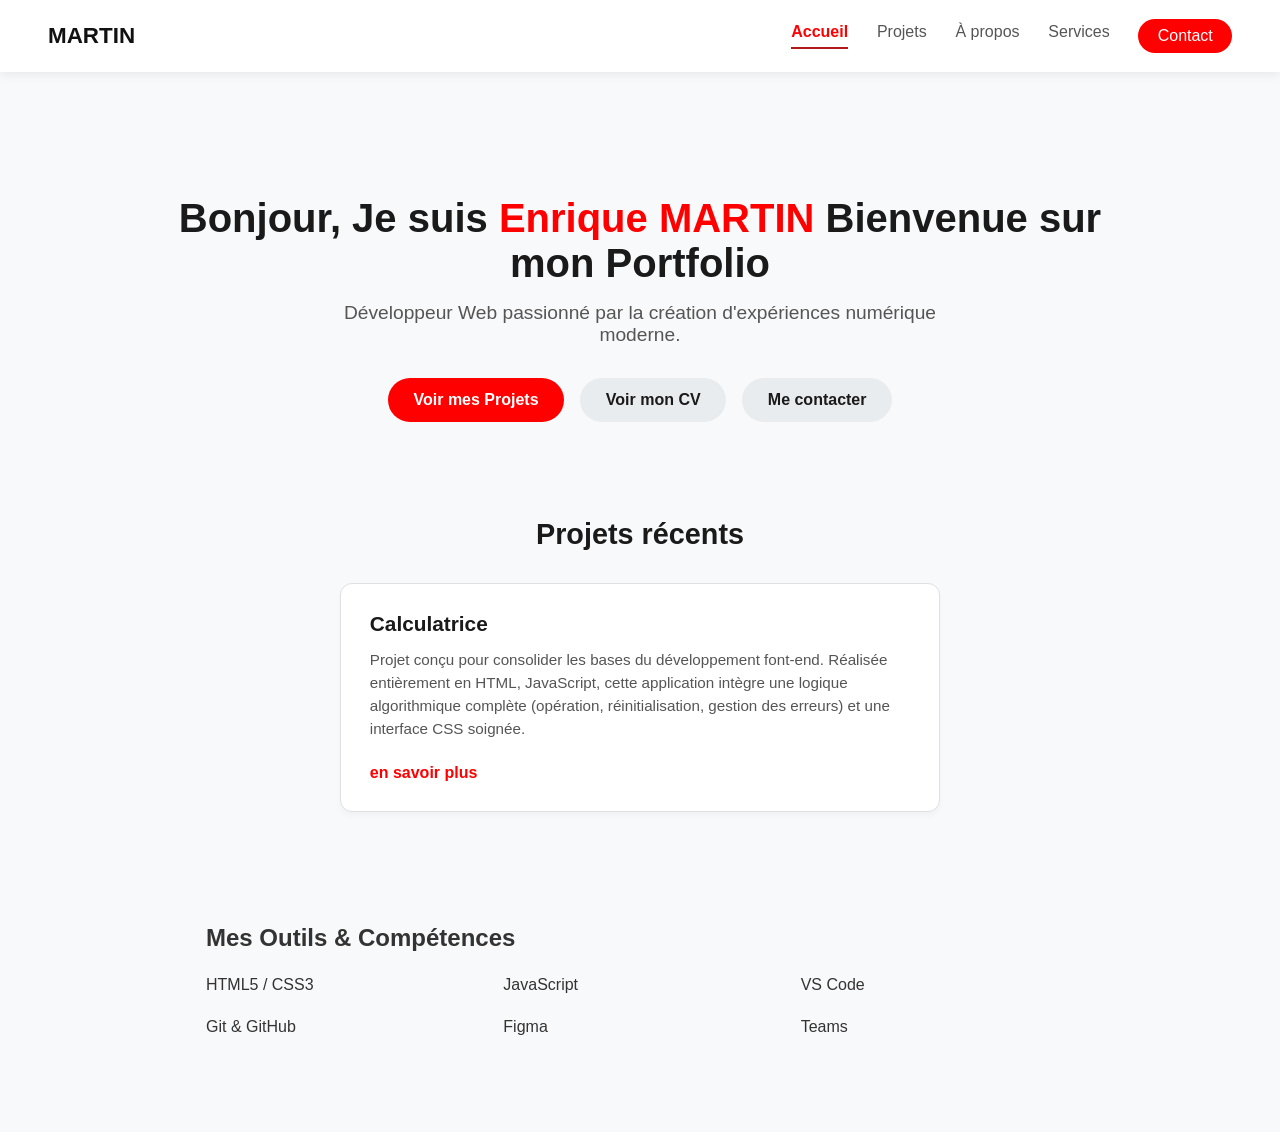
<file: index.html>
<!doctype html>
<html lang="fr">
  <head>
    <meta charset="UTF-8" />
    <meta name="viewport" content="width=device-width, initial-scale=1.0" />
    <title>Mon Portfolio</title>
    <link rel="stylesheet" href="style.css" />
  </head>
  <body>
    <header class="header">
      <a href="index.html" class="logo">MARTIN</a>
      <nav class="navbar">
        <a href="index.html" class="active">Accueil</a>
        <a href="projets.html">Projets</a>
        <a href="apropos.html">À propos</a>
        <a href="services.html">Services</a>
        <a href="contact.html" class="btn-contact">Contact</a>
      </nav>
    </header>
    <main class="content">
      <section class="hero">
        <h1>
          Bonjour, Je suis
          <span class="highlight">Enrique MARTIN</span> Bienvenue sur mon
          Portfolio
        </h1>
        <p>
          Développeur Web passionné par la création d'expériences numérique
          moderne.
        </p>
        <div class="hero-buttons">
          <a href="projets.html" class="btn btn-primary">Voir mes Projets</a>
          <a href="cv.html" target="_blank" class="btn btn-secondary"
            >Voir mon CV</a
          >
          <a href="contact.html" class="btn btn-secondary">Me contacter</a>
        </div>
      </section>

      <section class="featured-projects">
        <h2>Projets récents</h2>
        <div class="projects-grid">
          <article class="projects-card">
            <h3>Calculatrice</h3>
            <p>
              Projet conçu pour consolider les bases du développement font-end.
              Réalisée entièrement en HTML, JavaScript, cette application
              intègre une logique algorithmique complète (opération,
              réinitialisation, gestion des erreurs) et une interface CSS
              soignée.
            </p>
            <a href="projets.html">en savoir plus </a>
          </article>
        </div>
      </section>

      <section class="container">
        <h2>Mes Outils & Compétences</h2>
        <div class="skills-grid">
          <div class="skill-card">HTML5 / CSS3</div>
          <div class="skill-card">JavaScript</div>
          <div class="skill-card">VS Code</div>
          <div class="skill-card">Git & GitHub</div>
          <div class="skill-card">Figma</div>
          <div class="skill-card">Teams</div>
        </div>
      </section>
    </main>
  </body>
</html>
</file>
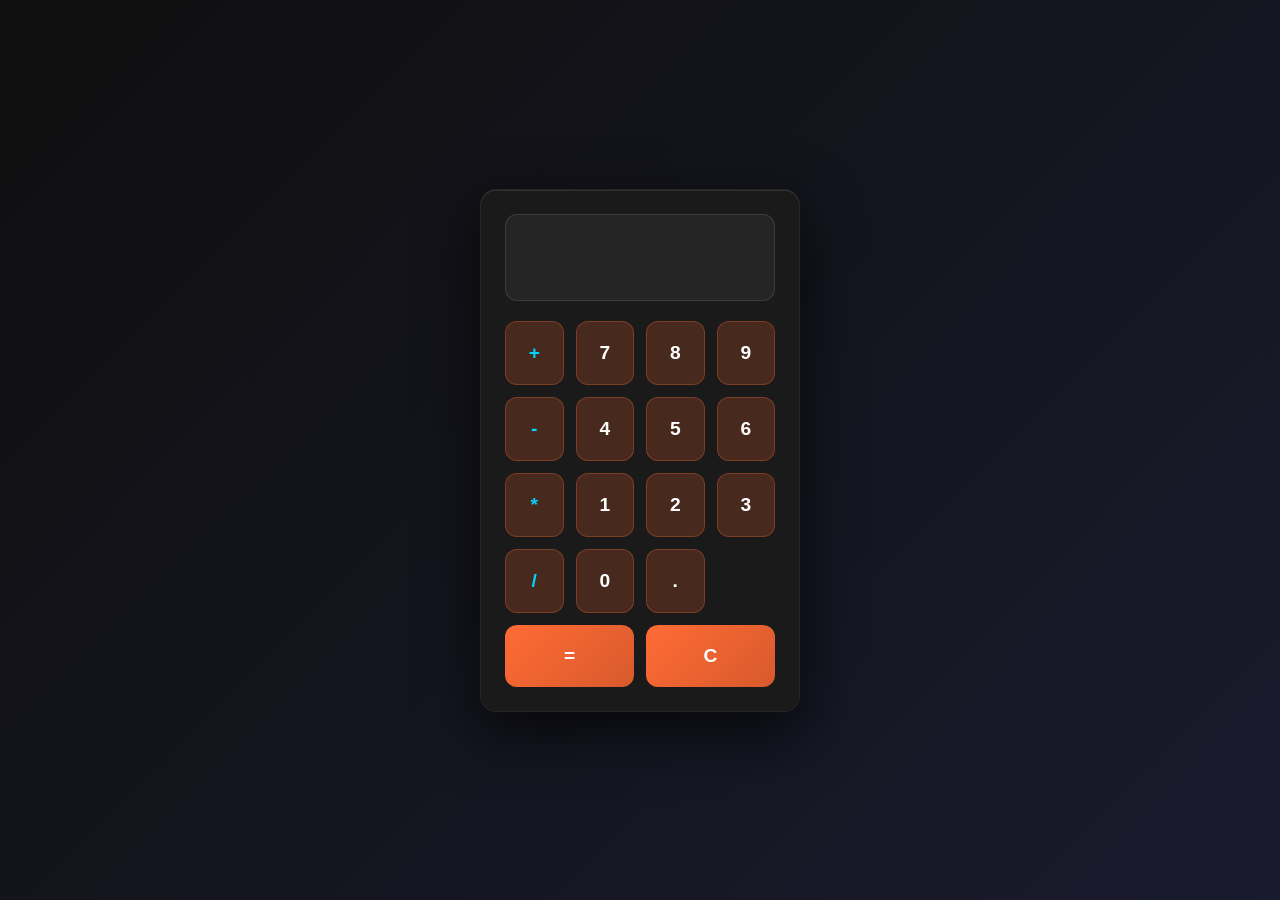
<file: calculatrice/index.html>
<!doctype html>
<html lang="fr">
  <head>
    <meta charset="UTF-8" />
    <meta name="viewport" content="width=device-width, initial-scale=1.0" />
    <title>calculatrice</title>
    <link rel="stylesheet" href="style.css" />
  </head>
  <body>
    <div id="container">
      <input id="display" />
      <div id="key">
        <button onclick="appendDisplay('+')">+</button>
        <button onclick="appendDisplay('7')">7</button>
        <button onclick="appendDisplay('8')">8</button>
        <button onclick="appendDisplay('9')">9</button>
        <button onclick="appendDisplay('-')">-</button>
        <button onclick="appendDisplay('4')">4</button>
        <button onclick="appendDisplay('5')">5</button>
        <button onclick="appendDisplay('6')">6</button>
        <button onclick="appendDisplay('*')">*</button>
        <button onclick="appendDisplay('1')">1</button>
        <button onclick="appendDisplay('2')">2</button>
        <button onclick="appendDisplay('3')">3</button>
        <button onclick="appendDisplay('/')">/</button>
        <button onclick="appendDisplay('0')">0</button>
        <button onclick="appendDisplay('.')">.</button>
        <button onclick="calcu()">=</button>
        <button onclick="detall()">C</button>
      </div>
    </div>
    <script src="script.js"></script>
  </body>
</html>
</file>
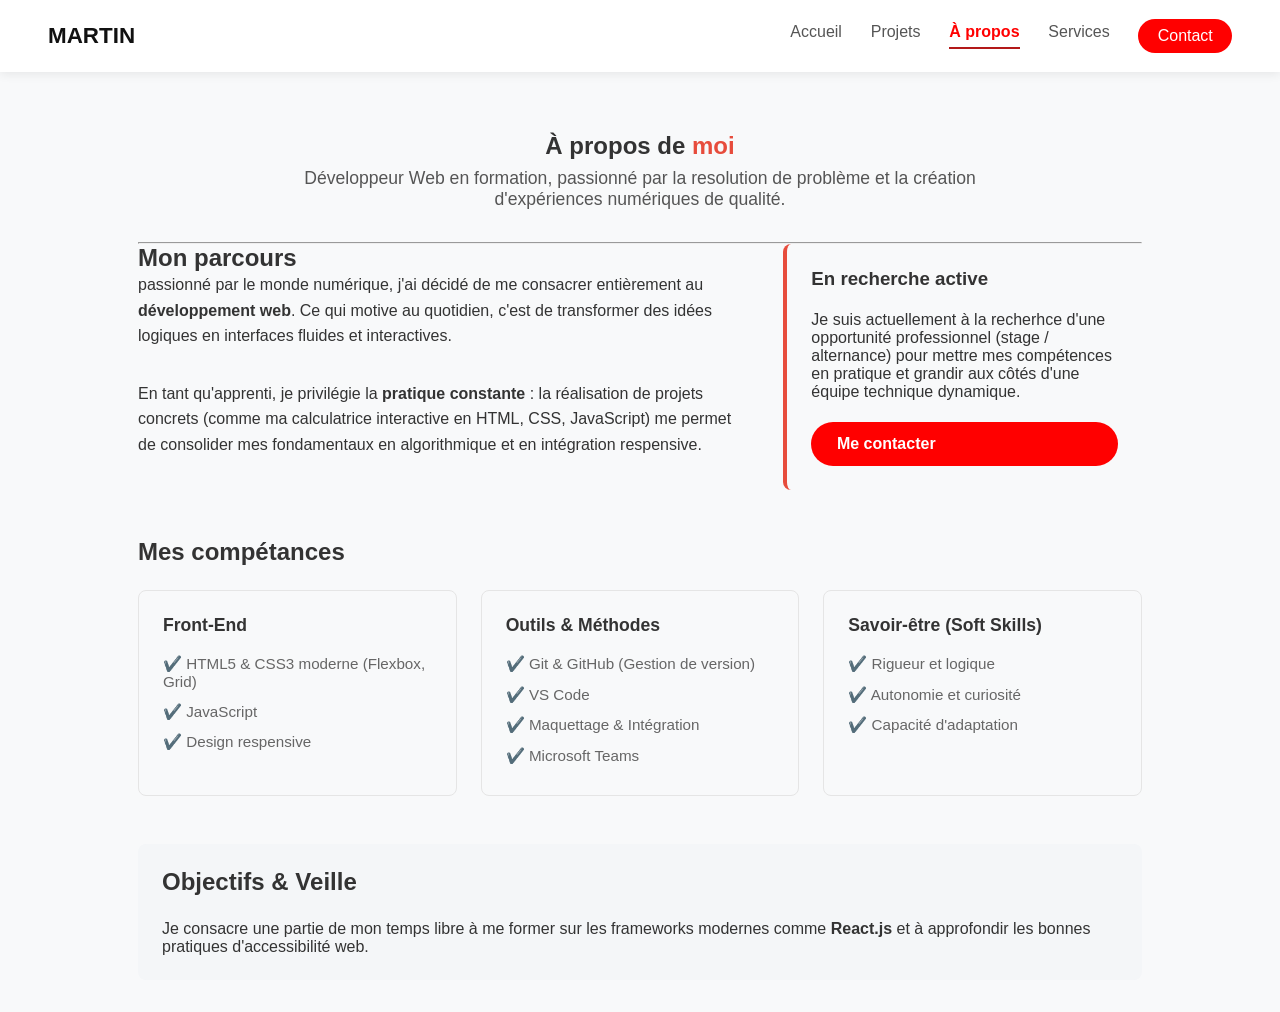
<file: apropos.html>
<!doctype html>
<html lang="fr">
  <head>
    <meta charset="UTF-8" />
    <meta name="viewport" content="width=device-width, initial-scale=1.0" />
    <title>Mon Portfolio</title>
    <link rel="stylesheet" href="style.css" />
  </head>
  <body>
    <header class="header">
      <a href="index.html" class="logo">MARTIN </a>
      <nav class="navbar">
        <a href="index.html">Accueil</a>
        <a href="projets.html">Projets</a>
        <a href="apropos.html" class="active">À propos</a>
        <a href="services.html">Services</a>
        <a href="contact.html" class="btn-contact">Contact</a>
      </nav>
    </header>

    <main class="content">
      <section class="about-hero">
        <h1>À propos de <span class="highlight">moi</span></h1>
        <p class="subtitle">
          Développeur Web en formation, passionné par la resolution de problème
          et la création d'expériences numériques de qualité.
        </p>
      </section>

      <hr class="reparator" />

      <section class="about-grid">
        <div class="about-text">
          <h2>Mon parcours</h2>
          <p>
            passionné par le monde numérique, j'ai décidé de me consacrer
            entièrement au <strong>développement web</strong>. Ce qui motive au
            quotidien, c'est de transformer des idées logiques en interfaces
            fluides et interactives.
          </p>
          <p>
            En tant qu'apprenti, je privilégie la
            <strong>pratique constante</strong> : la réalisation de projets
            concrets (comme ma calculatrice interactive en HTML, CSS,
            JavaScript) me permet de consolider mes fondamentaux en
            algorithmique et en intégration respensive.
          </p>
        </div>

        <div class="about-card">
          <h3>En recherche active</h3>
          <p>
            Je suis actuellement à la recherhce d'une opportunité professionnel
            (stage / alternance) pour mettre mes compétences en pratique et
            grandir aux côtés d'une équipe technique dynamique.
          </p>
          <a href="contact.html" class="btn btn-primary">Me contacter</a>
        </div>
      </section>

      <section class="skills-section">
        <h2>Mes compétances</h2>

        <div class="skills-grid">
          <div class="skill-box">
            <strong class="skill-title">Front-End</strong>
            <ul>
              <li>HTML5 & CSS3 moderne (Flexbox, Grid)</li>
              <li>JavaScript</li>
              <li>Design respensive</li>
            </ul>
          </div>

          <div class="skill-box">
            <strong class="skill-title">Outils & Méthodes</strong>
            <ul>
              <li>Git & GitHub (Gestion de version)</li>
              <li>VS Code</li>
              <li>Maquettage & Intégration</li>
              <li>Microsoft Teams</li>
            </ul>
          </div>

          <div class="skill-box">
            <strong class="skill-title">Savoir-être (Soft Skills)</strong>
            <ul>
              <li>Rigueur et logique</li>
              <li>Autonomie et curiosité</li>
              <li>Capacité d'adaptation</li>
            </ul>
          </div>
        </div>
      </section>

      <section class="goals-section">
        <h2>Objectifs & Veille</h2>
        <p>
          Je consacre une partie de mon temps libre à me former sur les
          frameworks modernes comme <strong>React.js</strong> et à approfondir
          les bonnes pratiques d'accessibilité web.
        </p>
      </section>
    </main>
  </body>
</html>
</file>
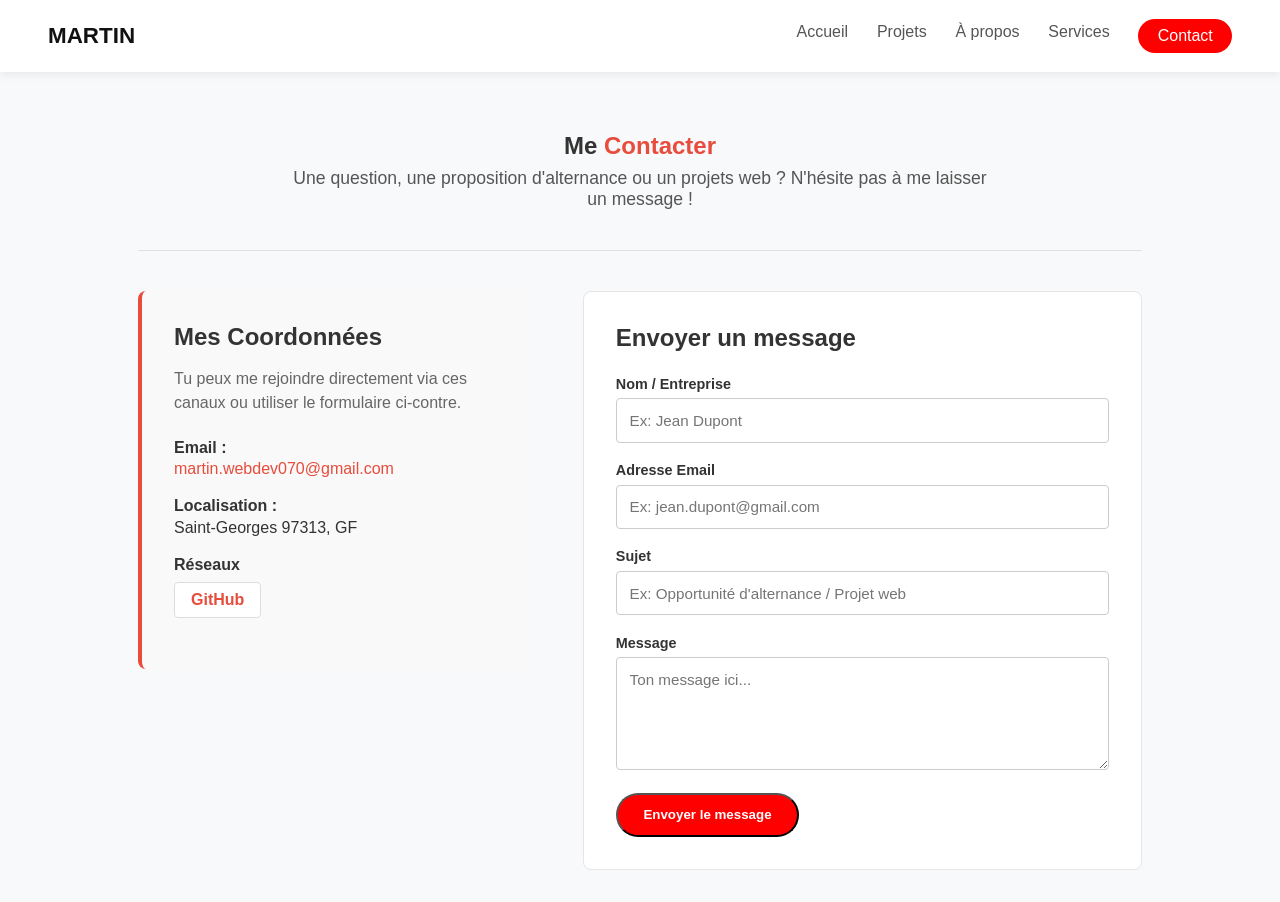
<file: contact.html>
<!doctype html>
<html lang="fr">
  <head>
    <meta charset="UTF-8" />
    <meta name="viewport" content="width=device-width, initial-scale=1.0" />
    <title>Mon Portfolio</title>
    <link rel="stylesheet" href="style.css" />
  </head>
  <body>
    <header class="header">
      <a href="index.html" class="logo">MARTIN </a>
      <nav class="navbar">
        <a href="index.html">Accueil</a>
        <a href="projets.html">Projets</a>
        <a href="apropos.html">À propos</a>
        <a href="services.html">Services</a>
        <a href="contact.html" class="btn-contact">Contact</a>
      </nav>
    </header>
    <main class="content">
      <section class="contact-hero">
        <h1>Me <span class="highlight">Contacter</span></h1>
        <p class="subtitle">
          Une question, une proposition d'alternance ou un projets web ?
          N'hésite pas à me laisser un message !
        </p>
      </section>

      <hr class="separator" />

      <div class="contact-container">
        <div class="contact-info">
          <h2>Mes Coordonnées</h2>
          <p>
            Tu peux me rejoindre directement via ces canaux ou utiliser le
            formulaire ci-contre.
          </p>

          <div class="info-item">
            <strong>Email :</strong>
            <a href="mailto:martin.webdev070@gmail.com"
              >martin.webdev070@gmail.com</a
            >
          </div>

          <div class="info-item">
            <strong>Localisation :</strong>
            <span>Saint-Georges 97313, GF</span>
          </div>

          <div class="info-item">
            <strong>Réseaux</strong>
            <div class="social-links">
              <a href="https://github.com/Enrique-Martin07" target="_blank"
                >GitHub</a
              >
            </div>
          </div>
        </div>

        <form
          class="contact-form"
          action="https://formspree.io/f/xkjwddor"
          method="POST"
        >
          <h2>Envoyer un message</h2>

          <div class="form-group">
            <label for="name">Nom / Entreprise</label>
            <input
              type="text"
              id="name"
              name="name"
              required
              placeholder="Ex: Jean Dupont"
            />
          </div>

          <div class="form-group">
            <label for="email">Adresse Email</label>
            <input
              type="email"
              id="email"
              name="email"
              required
              placeholder="Ex: jean.dupont@gmail.com"
            />
          </div>

          <div class="form-group">
            <label for="subject">Sujet</label>
            <input
              type="text"
              id="subject"
              name="subject"
              required
              placeholder="Ex: Opportunité d'alternance / Projet web"
            />
          </div>

          <div class="form-group">
            <label for="message">Message</label>
            <textarea
              id="message"
              name="message"
              rows="5"
              required
              placeholder="Ton message ici..."
            ></textarea>
          </div>

          <button type="submit" class="btn btn-primary">
            Envoyer le message
          </button>
        </form>
      </div>
    </main>
  </body>
</html>
</file>
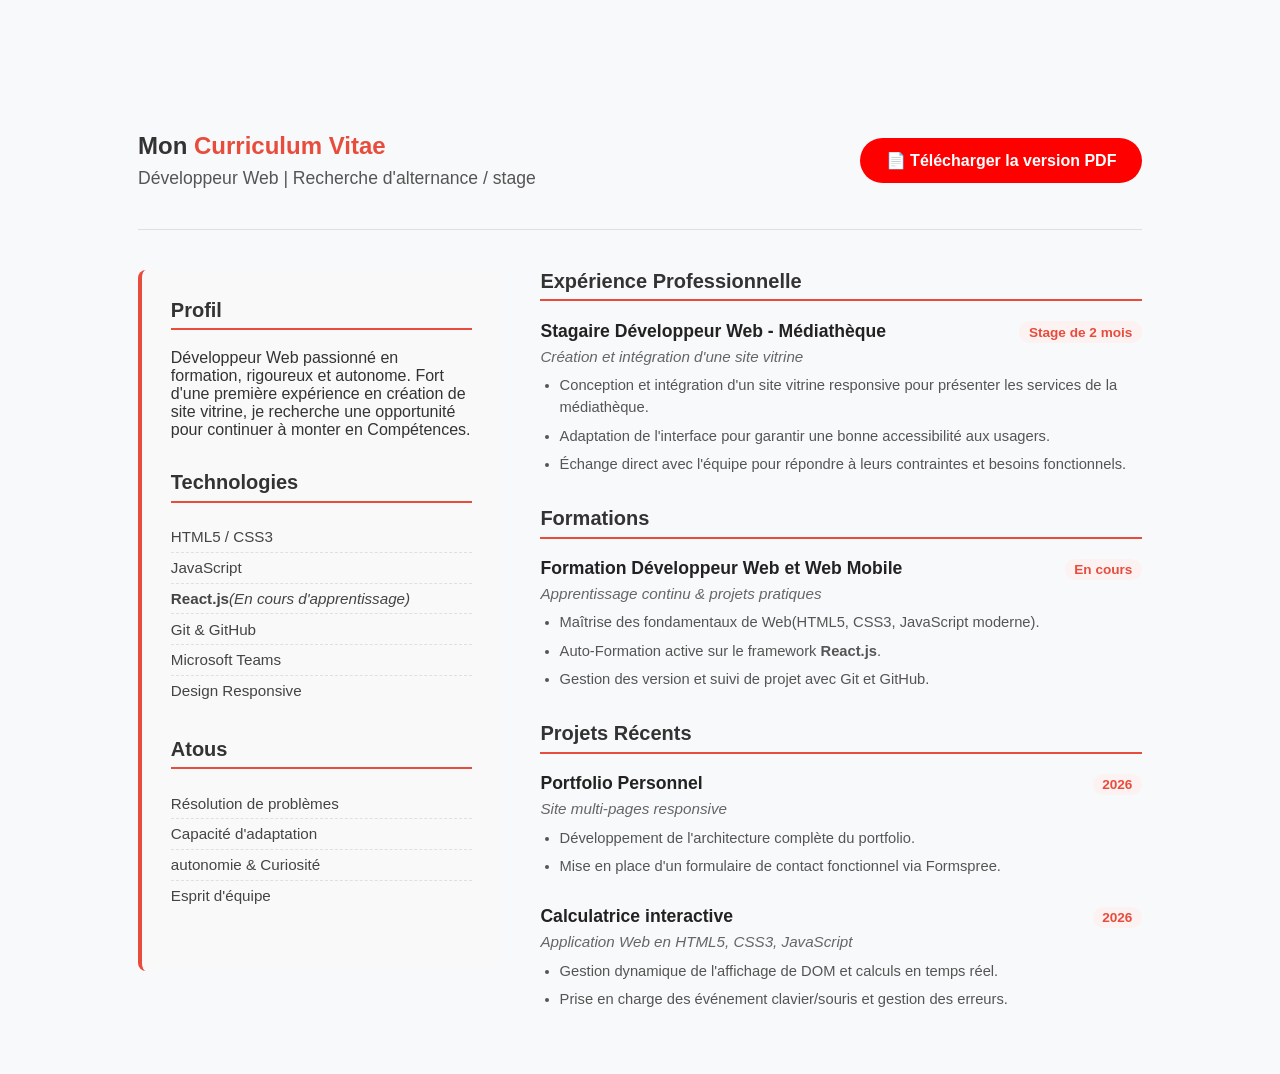
<file: cv.html>
<!doctype html>
<html lang="en">
  <head>
    <meta charset="UTF-8" />
    <meta name="viewport" content="width=device-width, initial-scale=1.0" />
    <title>CV - Enrique martin</title>
    <link rel="stylesheet" href="style.css" />
  </head>
  <body>
    <main class="content">
      <section class="cv-header">
        <div>
          <h1>Mon <span class="highlight">Curriculum Vitae</span></h1>
          <p class="subtitle">
            Développeur Web | Recherche d'alternance / stage
          </p>
        </div>

        <a
          href="image-cv/cv enrique martin dev web web mobile.pdf"
          download="CV-Enrique-MARTIN.pdf"
          class="btn btn-primary"
          >📄 Télécharger la version PDF</a
        >
      </section>

      <hr class="separator" />

      <div class="cv-layout">
        <aside class="cv-sidebar">
          <div class="cv-block">
            <h2>Profil</h2>
            <p>
              Développeur Web passionné en formation, rigoureux et autonome.
              Fort d'une première expérience en création de site vitrine, je
              recherche une opportunité pour continuer à monter en Compétences.
            </p>
          </div>

          <div class="cv-block">
            <h2>Technologies</h2>
            <ul class="cv-list">
              <li>HTML5 / CSS3</li>
              <li>JavaScript</li>
              <li>
                <strong>React.js</strong><em>(En cours d'apprentissage)</em>
              </li>
              <li>Git & GitHub</li>
              <li>Microsoft Teams</li>
              <li>Design Responsive</li>
            </ul>
          </div>

          <div class="cv-block">
            <h2>Atous</h2>
            <ul class="cv-list">
              <li>Résolution de problèmes</li>
              <li>Capacité d'adaptation</li>
              <li>autonomie & Curiosité</li>
              <li>Esprit d'équipe</li>
            </ul>
          </div>
        </aside>

        <section class="cv-main">
          <div class="cv-block">
            <h2>Expérience Professionnelle</h2>

            <div class="cv-item">
              <div class="cv-item-header">
                <h3>Stagaire Développeur Web - Médiathèque</h3>
                <span class="cv-date">Stage de 2 mois</span>
              </div>
              <p class="cv-subtitle">
                Création et intégration d'une site vitrine
              </p>
              <ul class="cv-item-list">
                <li>
                  Conception et intégration d'un site vitrine responsive pour
                  présenter les services de la médiathèque.
                </li>
                <li>
                  Adaptation de l'interface pour garantir une bonne
                  accessibilité aux usagers.
                </li>
                <li>
                  Échange direct avec l'équipe pour répondre à leurs contraintes
                  et besoins fonctionnels.
                </li>
              </ul>
            </div>
          </div>

          <div class="cv-block">
            <h2>Formations</h2>

            <div class="cv-item">
              <div class="cv-item-header">
                <h3>Formation Développeur Web et Web Mobile</h3>
                <span class="cv-date">En cours</span>
              </div>
              <p class="cv-subtitle">
                Apprentissage continu & projets pratiques
              </p>
              <ul class="cv-item-list">
                <li>
                  Maîtrise des fondamentaux de Web(HTML5, CSS3, JavaScript
                  moderne).
                </li>
                <li>
                  Auto-Formation active sur le framework
                  <strong>React.js</strong>.
                </li>
                <li>
                  Gestion des version et suivi de projet avec Git et GitHub.
                </li>
              </ul>
            </div>
          </div>

          <div class="cv-block">
            <h2>Projets Récents</h2>

            <div class="cv-item">
              <div class="cv-item-header">
                <h3>Portfolio Personnel</h3>
                <span class="cv-date">2026</span>
              </div>
              <p class="cv-subtitle">Site multi-pages responsive</p>
              <ul class="cv-item-list">
                <li>Développement de l'architecture complète du portfolio.</li>
                <li>
                  Mise en place d'un formulaire de contact fonctionnel via
                  Formspree.
                </li>
              </ul>
            </div>

            <div class="cv-item">
              <div class="cv-item-header">
                <h3>Calculatrice interactive</h3>
                <span class="cv-date">2026</span>
              </div>
              <p class="cv-subtitle">
                Application Web en HTML5, CSS3, JavaScript
              </p>
              <ul class="cv-item-list">
                <li>
                  Gestion dynamique de l'affichage de DOM et calculs en temps
                  réel.
                </li>
                <li>
                  Prise en charge des événement clavier/souris et gestion des
                  erreurs.
                </li>
              </ul>
            </div>
          </div>
        </section>
      </div>
    </main>
  </body>
</html>
</file>
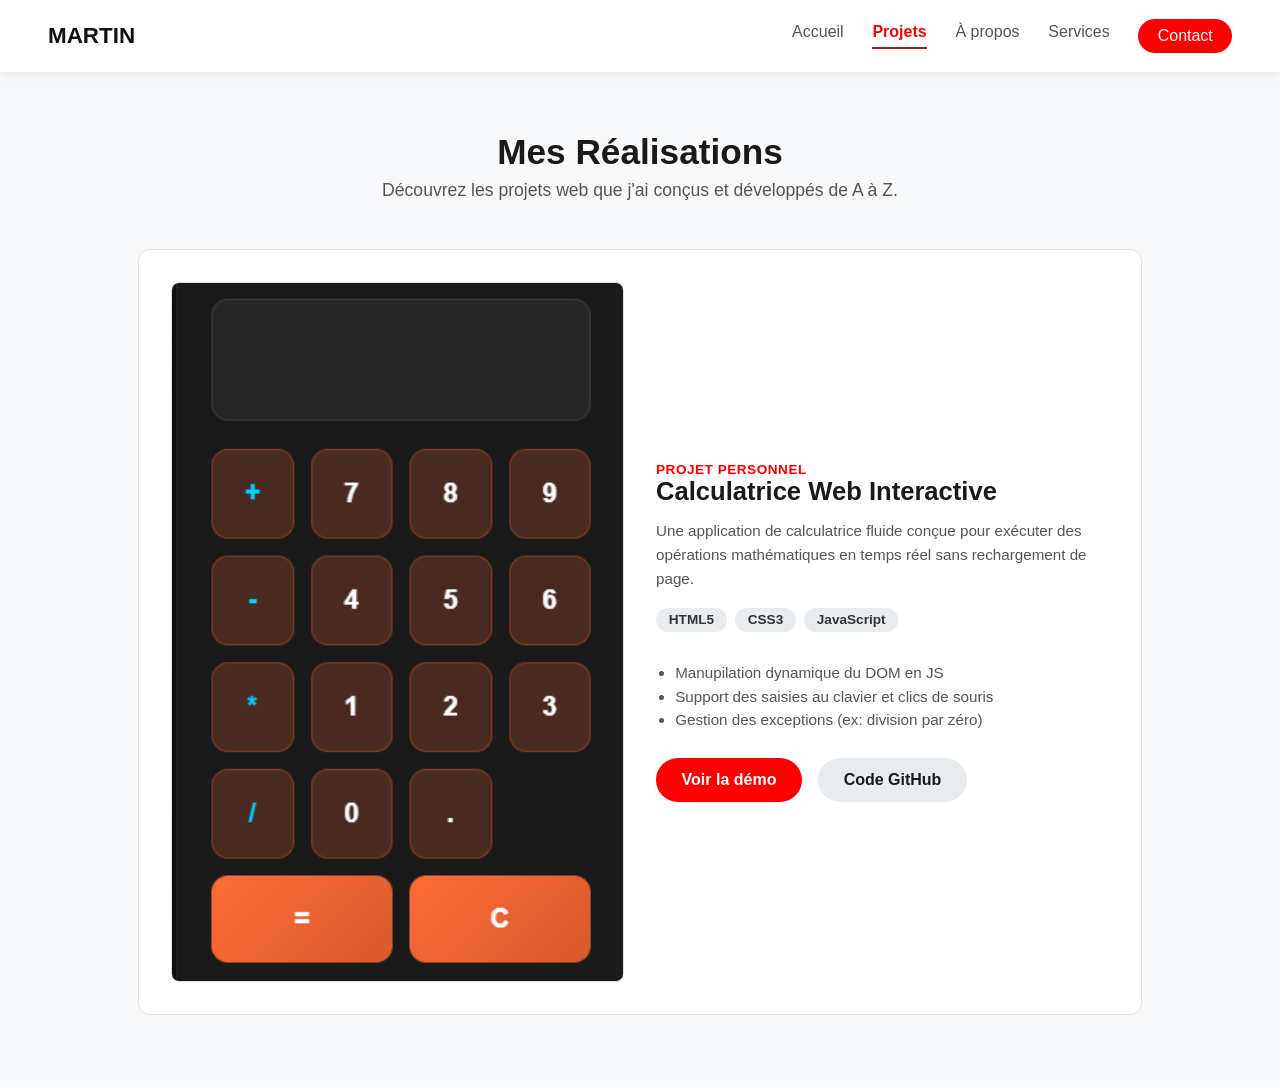
<file: projets.html>
<!doctype html>
<html lang="fr">
  <head>
    <meta charset="UTF-8" />
    <meta name="viewport" content="width=device-width, initial-scale=1.0" />
    <title>Mon Portfolio</title>
    <link rel="stylesheet" href="style.css" />
  </head>
  <body>
    <header class="header">
      <a href="index.html" class="logo">MARTIN </a>
      <nav class="navbar">
        <a href="index.html">Accueil</a>
        <a href="projets.html" class="active">Projets</a>
        <a href="apropos.html">À propos</a>
        <a href="services.html">Services</a>
        <a href="contact.html" class="btn-contact">Contact</a>
      </nav>
    </header>
    <main class="content">
      <section class="page-header">
        <h1>Mes Réalisations</h1>
        <p>Découvrez les projets web que j'ai conçus et développés de A à Z.</p>
      </section>

      <section class="projects-list">
        <article class="projects-detail">
          <div class="projects-image">
            <img
              src="image/calculatrice.png"
              alt="image de la calculatrice"
              class="projects-img"
            />
          </div>

          <div class="projects-info">
            <span class="projects-category">Projet Personnel</span>
            <h2>Calculatrice Web Interactive</h2>

            <p>
              Une application de calculatrice fluide conçue pour exécuter des
              opérations mathématiques en temps réel sans rechargement de page.
            </p>

            <div class="projects-tags">
              <span class="tag">HTML5</span>
              <span class="tag">CSS3</span>
              <span class="tag">JavaScript</span>
            </div>

            <ul class="projects-features">
              <li>Manupilation dynamique du DOM en JS</li>
              <li>Support des saisies au clavier et clics de souris</li>
              <li>Gestion des exceptions (ex: division par zéro)</li>
            </ul>

            <div class="projects-links">
              <a
                href="calculatrice/index.html"
                class="btn btn-primary"
                target="_blank"
                >Voir la démo</a
              >
              <a
                href="https://github.com/Enrique-Martin07/calculatrice.js"
                class="btn btn-secondary"
                target="_blank"
                >Code GitHub</a
              >
            </div>
          </div>
        </article>
      </section>
    </main>
  </body>
</html>
</file>
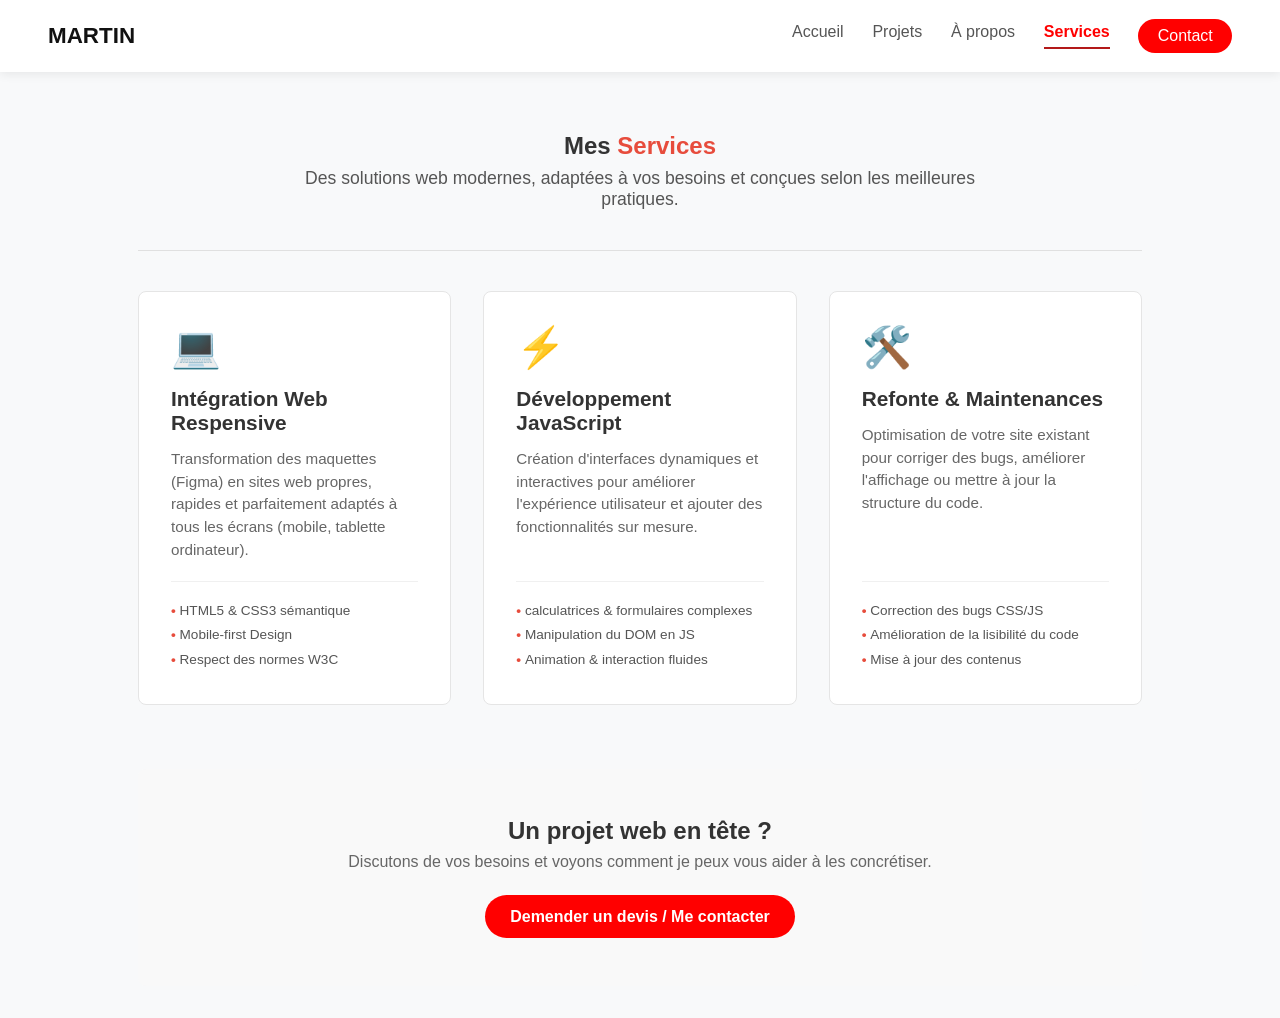
<file: services.html>
<!doctype html>
<html lang="fr">
  <head>
    <meta charset="UTF-8" />
    <meta name="viewport" content="width=device-width, initial-scale=1.0" />
    <title>Mon Portfolio</title>
    <link rel="stylesheet" href="style.css" />
  </head>
  <body>
    <header class="header">
      <a href="index.html" class="logo">MARTIN </a>
      <nav class="navbar">
        <a href="index.html">Accueil</a>
        <a href="projets.html">Projets</a>
        <a href="apropos.html">À propos</a>
        <a href="services.html" class="active">Services</a>
        <a href="contact.html" class="btn-contact">Contact</a>
      </nav>
    </header>
    <main class="content">
      <section class="services-hero">
        <h1>Mes <span class="highlight">Services</span></h1>
        <p class="subtitle">
          Des solutions web modernes, adaptées à vos besoins et conçues selon
          les meilleures pratiques.
        </p>
      </section>

      <hr class="separator" />

      <section class="services-grid">
        <div class="service-card">
          <div class="service-icon">💻</div>
          <h2>Intégration Web Respensive</h2>
          <p>
            Transformation des maquettes (Figma) en sites web propres, rapides
            et parfaitement adaptés à tous les écrans (mobile, tablette
            ordinateur).
          </p>
          <ul>
            <li>HTML5 & CSS3 sémantique</li>
            <li>Mobile-first Design</li>
            <li>Respect des normes W3C</li>
          </ul>
        </div>

        <div class="service-card">
          <div class="service-icon">⚡</div>
          <h2>Développement JavaScript</h2>
          <p>
            Création d'interfaces dynamiques et interactives pour améliorer
            l'expérience utilisateur et ajouter des fonctionnalités sur mesure.
          </p>
          <ul>
            <li>calculatrices & formulaires complexes</li>
            <li>Manipulation du DOM en JS</li>
            <li>Animation & interaction fluides</li>
          </ul>
        </div>

        <div class="service-card">
          <div class="service-icon">🛠️</div>
          <h2>Refonte & Maintenances</h2>
          <p>
            Optimisation de votre site existant pour corriger des bugs,
            améliorer l'affichage ou mettre à jour la structure du code.
          </p>
          <ul>
            <li>Correction des bugs CSS/JS</li>
            <li>Amélioration de la lisibilité du code</li>
            <li>Mise à jour des contenus</li>
          </ul>
        </div>
      </section>

      <section class="services-cta">
        <h2>Un projet web en tête ?</h2>
        <p>
          Discutons de vos besoins et voyons comment je peux vous aider à les
          concrétiser.
        </p>
        <a href="contact.html" class="btn btn-primary"
          >Demender un devis / Me contacter</a
        >
      </section>
    </main>
  </body>
</html>
</file>
<file: style.css>
* {
  margin: 0;
  padding: 0;
  box-sizing: border-box;
  font-family: "Segoe UI", Tahoma, Geneva, Verdana, sans-serif;
}

body {
  background-color: #f8f9fa;
  color: #333;
}

.header {
  position: fixed;
  top: 0;
  left: 0;
  width: 100%;
  padding: 1.2rem 3rem;
  display: flex;
  justify-content: space-between;
  align-items: center;
  background-color: #ffffff;
  box-shadow: 0 2px 10px rgba(0, 0, 0, 0.08);
  z-index: 1000;
}

.logo {
  font-size: 1.4rem;
  font-weight: 700;
  color: #111;
  text-decoration: none;
}

.navbar {
  display: flex;
  align-items: center;
  gap: 1.8rem;
}

.navbar a {
  text-decoration: none;
  color: #555;
  font-weight: 500;
  font-size: 1rem;
  padding-bottom: 6px;
  border-bottom: 2px solid transparent;
  transition: all 0.2s ease-in-out;
}

.navbar a:hover {
  color: red;
  border-bottom-color: red;
}

.navbar a.active {
  color: red;
  font-weight: 600;
  border-bottom-color: rgb(179, 25, 25);
}

.navbar .btn-contact {
  background-color: red;
  color: #ffffff;
  padding: 0.5rem 1.2rem;
  border-radius: 20px;
  border-bottom: none;
}

.navbar .btn-contact:hover {
  background-color: white;
}

.content {
  max-width: 1100px;
  margin: 100px auto 0 auto;
  padding: 2rem 3rem;
}

.container {
  max-width: 900px;
  margin: 4rem auto;
  padding: 0 1rem;
}

.skills-grid {
  display: grid;
  grid-template-columns: repeat(auto-fit, minmax(120px, 1fr));
  gap: 1rem;
  margin-top: 1.5rem;
}

.skills-card {
  background: #f4f4f5;
  padding: 1rem;
  text-align: center;
  font-weight: 600;
}

.hero {
  text-align: center;
  padding: 4rem 1rem 3rem 1rem;
}

.hero h1 {
  font-size: 2.5rem;
  color: #1a1a1a;
  margin-bottom: 1rem;
}

.hero .highlight {
  color: red;
}

.hero p {
  font-size: 1.2rem;
  color: #555555;
  max-width: 600px;
  margin: 0 auto 2rem auto;
}

.hero-buttons {
  display: flex;
  justify-content: center;
  gap: 1rem;
  flex-wrap: wrap;
}

.btn {
  display: inline-block;
  padding: 0.8rem 1.6rem;
  border-radius: 30px;
  text-decoration: none;
  font-weight: 600;
  transition: all 0.2s ease-in-out;
}

.btn-primary {
  background-color: red;
  color: white;
}

.btn-primary:hover {
  background-color: rgb(179, 25, 25);
  transform: translateY(-2px);
}

.btn-secondary {
  background-color: #e9ecef;
  color: #1a1a1a;
}

.btn-secondary:hover {
  background-color: #dee2e6;
  transform: translateY(-2px);
}

.featured-projects {
  padding: 3rem 0;
}

.featured-projects h2 {
  font-size: 1.8rem;
  color: #1a1a1a;
  margin-bottom: 2rem;
  text-align: center;
}

.projects-grid {
  display: flex;
  justify-content: center;
  gap: 1.5rem;
}

.projects-card {
  max-width: 600px;
  width: 100%;
  margin: 0 auto;
  text-align: left;
  background-color: #ffffff;
  border: 1px solid #e0e0e0;
  border-radius: 12px;
  padding: 1.8rem;
  display: flex;
  flex-direction: column;
  justify-content: space-between;
  box-shadow: 0 4px 6px rgba(0, 0, 0, 0.03);
  transition:
    transform 0.2s ease,
    box-shadow 0.2s ease;
}

.projects-card:hover {
  transform: translateY(-5px);
  box-shadow: 0 8px 15px rgba(0, 0, 0, 0.1);
}

.projects-card h3 {
  font-size: 1.3rem;
  color: #1a1a1a;
  margin-bottom: 0.8rem;
}

.projects-card p {
  color: #555555;
  font-size: 0.95rem;
  line-height: 1.5;
  margin-bottom: 1.5rem;
}

.projects-card a {
  color: red;
  text-decoration: none;
  font-weight: 600;
  transition: color 0.2s ease;
}

.projects-card a:hover {
  color: rgb(179, 25, 25);
  text-decoration: underline;
}

@media (max-width: 600px) {
  .hero h1 {
    font-size: 2rem;
  }
  .hero-buttons {
    flex-direction: column;
  }
  .btn {
    width: 100%;
    text-align: center;
  }
}

.page-header {
  text-align: center;
  margin-bottom: 3rem;
}

.page-header h1 {
  font-size: 2.2rem;
  color: #1a1a1a;
  margin-bottom: 0.5rem;
}

.page-header p {
  font-size: 1.1rem;
  color: #555555;
}

.projects-list {
  display: flex;
  flex-direction: column;
  gap: 2.5rem;
}

.projects-detail {
  display: grid;
  grid-template-columns: 1fr 1fr;
  gap: 2rem;
  background-color: white;
  padding: 2rem;
  border-radius: 12px;
  border: 1px solid #e0e0e0;
  margin-bottom: 2.5rem;
}

.projects-image {
  width: 100%;
  display: flex;
  align-items: center;
  justify-content: center;
}

.projects-img {
  width: 100%;
  height: 100%;
  max-height: 700px;
  object-fit: cover;
  border-radius: 8px;
  border: 1px solid #e0e0e0;
}

.projects-info {
  display: flex;
  flex-direction: column;
  justify-content: center;
}

.projects-info h2 {
  font-size: 1.6rem;
  color: #1a1a1a;
  margin-bottom: 0.8rem;
}

.projects-info p {
  color: #555555;
  line-height: 1.6;
  font-size: 0.95rem;
}

.projects-category {
  font-size: 0.85rem;
  text-transform: uppercase;
  color: red;
  font-weight: 700;
  letter-spacing: 0.5px;
}

.projects-tags {
  display: flex;
  gap: 0.5rem;
  margin: 1rem 0;
  flex-wrap: wrap;
}

.tag {
  background-color: #e9ecef;
  padding: 0.3rem 0.8rem;
  border-radius: 15px;
  font-size: 0.85rem;
  font-weight: 600;
}

.projects-features {
  margin: 1rem 0 1.5rem 1.2rem;
  color: #555;
  font-size: 0.95rem;
}

.projects-features li {
  margin-bottom: 0.4rem;
}

.projects-links {
  display: flex;
  gap: 1rem;
  flex-wrap: wrap;
}

@media (max-width: 768px) {
  .projects-detail {
    grid-template-columns: 1fr;
  }
  .projects-links .btn {
    width: 100%;
    text-align: center;
  }
}

.about-hero {
  text-align: center;
  margin-bottom: 2rem;
}

.subtitle {
  font-size: 1.1rem;
  color: #555;
  max-width: 700px;
  margin: 0.5rem auto 0 auto;
}

.separator {
  border: 0;
  height: 1px;
  background: #e0e0e0;
  margin: 2.5rem 0;
}

.about-grid {
  display: flex;
  gap: 2rem;
  align-items: stretch;
  flex-wrap: wrap;
}

.about-text {
  flex: 2;
  min-width: 300px;
}

.about-text p {
  margin-bottom: 2rem;
  line-height: 1.6;
}

.about-card {
  flex: 1;
  min-width: 250px;
  padding: 1.5rem;
  border-radius: 8px;
  border-left: 4px solid #e74c3c;
  display: flex;
  flex-direction: column;
  justify-content: space-between;
}

.skills-section {
  margin-top: 3rem;
}

.skills-section h2,
.goals-section h2 {
  margin-bottom: 1.5rem;
}

.skills-grid {
  display: grid;
  grid-template-columns: repeat(auto-fit, minmax(250px, 1fr));
  gap: 1.5rem;
}

.skill-box {
  border: 1px solid #e5e5e5;
  padding: 1.5rem;
  border-radius: 8px;
}

.skill-title {
  display: block;
  font-size: 1.1rem;
  margin-bottom: 0.8rem;
  color: #333;
}

.skill-box ul {
  list-style: none;
  padding: 0;
  margin: 0;
}

.skill-box li {
  padding: 0.4rem 0;
  border-bottom: 1px inherit #f0f0f0;
  font-size: 0.95rem;
  color: #666;
}

.skill-box li::before {
  content: "✔️ ";
  color: #e74c3c;
}

.goals-section {
  margin-top: 3rem;
  padding: 1.5rem;
  background-color: #f4f6f8;
  border-radius: 8px;
}

.highlight {
  color: #e74c3c;
  font-weight: bold;
}

.services-hero {
  text-align: center;
  margin-bottom: 2rem;
}

.services-grid {
  display: grid;
  grid-template-columns: repeat(auto-fit, minmax(280px, 1fr));
  gap: 2rem;
  margin-top: 2rem;
}

.service-card {
  background: #ffffff;
  border: 1px solid #e5e5e5;
  border-radius: 8px;
  padding: 2rem;
  transition:
    transform 0.2s ease,
    box-shadow 0.2s ease;
  display: flex;
  flex-direction: column;
}

.service-card:hover {
  transform: translateY(-5px);
  box-shadow: 0 10px 20px rgba(0, 0, 0, 0.08);
}

.service-icon {
  font-size: 2.5rem;
  margin-bottom: 1rem;
}

.service-card h2 {
  font-size: 1.3rem;
  margin-bottom: 0.8rem;
  color: #333;
}

.service-card p {
  color: #666;
  font-size: 0.95rem;
  line-height: 1.5;
  margin-bottom: 1.2rem;
  flex-grow: 1;
}

.service-card ul {
  list-style: none;
  padding: 0;
  margin: 0;
  border-top: 1px solid #f0f0f0;
  padding-top: 1rem;
}

.service-card li {
  font-size: 0.85rem;
  color: #555;
  padding: 0.3rem 0;
}

.service-card li::before {
  content: "• ";
  color: #e74c3c;
  font-weight: bold;
}

.services-cta {
  text-align: center;
  margin-top: 4rem;
  padding: 3rem 1.5rem;
  background-color: #f9f9f9;
  border-radius: 8px;
}

.services-cta h2 {
  margin-bottom: 0.5rem;
}

.services-cta p {
  color: #666;
  margin-bottom: 1.5rem;
}

.contact-hero {
  text-align: center;
  margin-bottom: 2rem;
}

.contact-container {
  display: flex;
  gap: 3rem;
  flex-wrap: wrap;
  align-items: flex-start;
}

.contact-info {
  flex: 1;
  min-width: 280px;
  background-color: #f9f9f9;
  padding: 2rem;
  border-radius: 8px;
  border-left: 4px solid #e74c3c;
}

.contact-info h2 {
  margin-bottom: 1rem;
}

.contact-info p {
  color: #666;
  margin-bottom: 1.5rem;
  line-height: 1.5;
}

.info-item {
  margin-bottom: 1.2rem;
}

.info-item strong {
  display: block;
  color: #333;
  margin-bottom: 0.2rem;
}

.info-item a {
  color: #e74c3c;
  text-decoration: none;
}

.social-links {
  display: flex;
  gap: 1rem;
  margin-top: 0.5rem;
}

.social-links a {
  background-color: #fff;
  padding: 0.5rem 1rem;
  border: 1px solid #ddd;
  border-radius: 4px;
  font-weight: bold;
}

.contact-form {
  flex: 1.5;
  min-height: 300px;
  background: #ffffff;
  border: 1px solid #e5e5e5;
  padding: 2rem;
  border-radius: 8px;
}

.contact-form h2 {
  margin-bottom: 1.5rem;
}

.form-group {
  margin-bottom: 1.2rem;
}

.form-group label {
  display: block;
  margin-bottom: 0.4rem;
  font-weight: bold;
  color: #333;
  font-size: 0.9rem;
}

.form-group input,
.form-group textarea {
  width: 100%;
  padding: 0.8rem;
  border: 1px solid #ccc;
  border-radius: 4px;
  font-family: inherit;
  font-size: 0.95rem;
  box-sizing: border-box;
}

.form-group input:focus,
.form-group textarea:focus {
  outline: none;
  border-color: #e74c3c;
}

.cv-header {
  display: flex;
  justify-content: space-between;
  align-items: center;
  flex-wrap: wrap;
  gap: 1.5rem;
  margin-bottom: 1.5rem;
}

.cv-layout {
  display: flex;
  gap: 2.5rem;
  flex-wrap: wrap;
}

.cv-sidebar {
  flex: 1;
  min-width: 260px;
  background-color: #f9f9f9;
  padding: 1.8rem;
  border-radius: 8px;
  border-left: 4px solid #e74c3c;
  height: fit-content;
}

.cv-main {
  flex: 2;
  min-width: 300px;
}

.cv-block {
  margin-bottom: 2rem;
}

.cv-block h2 {
  font-size: 1.25rem;
  color: #333;
  border-bottom: 2px solid #e74c3c;
  padding-bottom: 0.4rem;
  margin-bottom: 1.2rem;
}

.cv-list {
  list-style: none;
  padding: 0;
  margin: 0;
}

.cv-list li {
  padding: 0.4rem 0;
  font-size: 0.95rem;
  color: #444;
  border-bottom: 1px dashed #e0e0e0;
}

.cv-list li:last-child {
  border-bottom: none;
}

.cv-item {
  margin-bottom: 1.8rem;
}

.cv-item-header {
  display: flex;
  justify-content: space-between;
  align-items: baseline;
  flex-wrap: wrap;
  gap: 0.5rem;
}

.cv-item-header h3 {
  font-size: 1.1rem;
  margin: 0;
  color: #222;
}

.cv-date {
  font-size: 0.85rem;
  font-weight: bold;
  color: #e74c3c;
  background-color: #fdf2f2;
  padding: 0.2rem 0.6rem;
  border-radius: 12px;
}

.cv-subtitle {
  font-style: italic;
  color: #666;
  margin: 0.3rem 0 0.6rem 0;
  font-size: 0.95rem;
}

.cv-item-list {
  padding-left: 1.2rem;
  margin: 0;
}

.cv-item-list li {
  font-size: 0.92rem;
  color: #555;
  margin-bottom: 0.4rem;
  line-height: 1.5;
}

@media (max-width: 768px) {
  .header {
    flex-direction: column;
    gap: 1rem;
    padding: 1rem;
  }
  .navbar {
    display: flex;
    flex-wrap: wrap;
    justify-content: center;
    gap: 0.8rem;
  }
}
</file>
<file: calculatrice/style.css>
:root {
  --primary: #ff6b35;
  --primary-dack: #d85a2c;
  --bg-dark: #0f0f0f;
  --bg-card: #1a1a1a;
  --text: #ffffff;
  --text-muted: #a0a0a0;
  --accent: #00d4ff;
  --radius: 16px;
}

* {
  margin: 0;
  padding: 0;
  box-sizing: border-box;
}

body {
  font-family: "Segoe UI", Tahoma, Geneva, Verdana, sans-serif;
  background: linear-gradient(135deg, var(--bg-dark) 0%, #1a1a2e 100%);
  display: flex;
  justify-content: center;
  align-items: center;
  min-height: 100vh;
  padding: 20px;
}

#container {
  background: var(--bg-card);
  border-radius: var(--radius);
  width: 100%;
  max-width: 320px;
  padding: 24px;
  box-shadow:
    0 20px 60px rgba(0, 0, 0, 0.7),
    inset 0 1px 0 rgba(255, 255, 255, 0.1);
  border: 1px solid rgba(255, 255, 255, 0.05);
  backdrop-filter: blur(10px);
}

#display {
  width: 100%;
  padding: 20px;
  font-size: 2.5rem;
  font-weight: 500;
  border: none;
  background: rgba(255, 255, 255, 0.05);
  color: var(--text);
  margin-bottom: 20px;
  border-radius: 12px;
  text-align: right;
  outline: none;
  transition: all 0.3s ease;
  border: 1px solid rgba(255, 255, 255, 0.1);
  letter-spacing: 1px;
}

#display:focus {
  border-color: var(--accent);
  background: rgba(0, 212, 255, 0.08);
}

#key {
  display: grid;
  grid-template-columns: repeat(4, 1fr);
  gap: 12px;
}

button:nth-child(16),
button:nth-child(17) {
  background: linear-gradient(
    135deg,
    var(--primary) 0%,
    var(--primary-dack) 100%
  );
  border: none;
  color: white;
  grid-column: span 2;
}

button:nth-child(16):hover,
button:nth-child(17):hover {
  box-shadow: 0 12px 30px rgba(255, 107, 53, 0.4);
  transform: translateY(-3px);
}

button:nth-child(1),
button:nth-child(5),
button:nth-child(9),
button:nth-child(13) {
  color: var(--accent);
}

button {
  padding: 20px;
  border: none;
  border-radius: 12px;
  font-size: 1.2rem;
  font-weight: 600;
  cursor: pointer;
  transition: all 0.2s ease;
  color: var(--text);
  background: rgba(255, 107, 53, 0.2);
  border: 1px solid rgba(255, 107, 53, 0.3);
}

button:hover {
  background: rgba(255, 107, 53, 0.35);
  border-color: rgba(255, 107, 53, 0.6);
  transform: translateY(-2px);
  box-shadow: 0 8px 20px rgba(255, 107, 53, 0.2);
}

button:active {
  transform: translateY(0);
}
</file>
